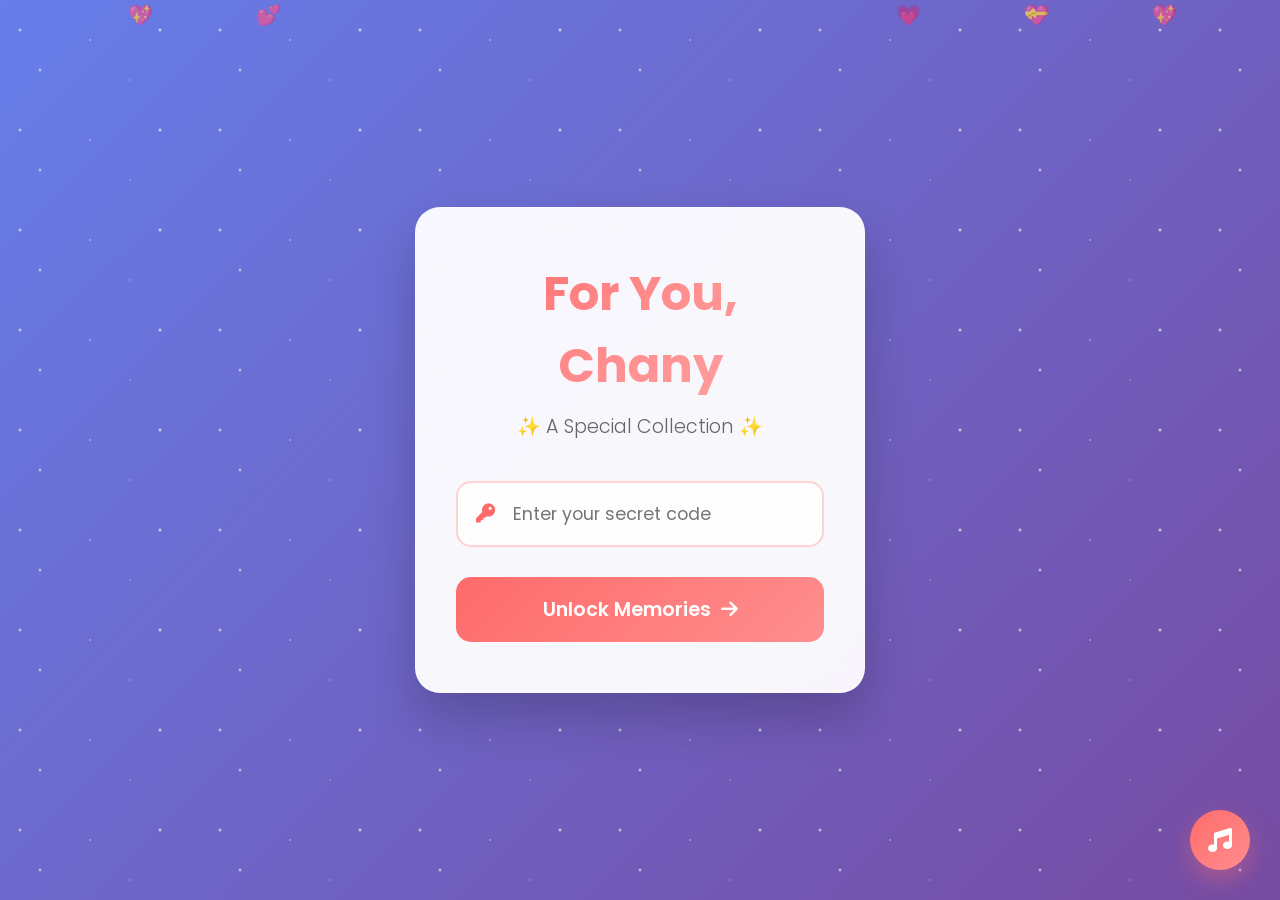
<file: index.html>
<!DOCTYPE html>
<html lang="en">

<head>
    <meta charset="UTF-8">
    <meta name="viewport" content="width=device-width, initial-scale=1.0">
    <title>For You, Chany</title>
    <link rel="stylesheet" href="style.css">
    <link href="https://fonts.googleapis.com/css2?family=Poppins:wght@300;400;600;700&family=Dancing+Script:wght@400;600;700&display=swap" rel="stylesheet">
    <link rel="stylesheet" href="https://cdnjs.cloudflare.com/ajax/libs/font-awesome/6.4.0/css/all.min.css" crossorigin="anonymous">
    <link href="https://unpkg.com/aos@2.3.1/dist/aos.css" rel="stylesheet">
</head>

<body>
    <div class="stars"></div>
    <div class="floating-hearts">
        <div class="heart">💖</div>
        <div class="heart">💕</div>
        <div class="heart">💗</div>
        <div class="heart">💝</div>
        <div class="heart">💖</div>
    </div>

    <div id="login-section" class="login-container">
        <div class="login-card">
            <div class="login-header">
                <h1 class="title">For You, Chany</h1>
                <div class="subtitle">✨ A Special Collection ✨</div>
            </div>
            <div class="login-form">
                <div class="input-group">
                    <i class="fas fa-key"></i>
                    <input type="password" id="codeInput" placeholder="Enter your secret code">
                </div>
                <button onclick="checkCode()" class="submit-btn">
                    <span>Unlock Memories</span>
                    <i class="fas fa-arrow-right"></i>
                </button>
            </div>
        </div>
    </div>

    <div id="page-selection" class="content-hidden">
        <div class="page-selection-container">
            <div class="selection-header">
                <h2>Choose Your Journey 💕</h2>
                <p>Select which memories you'd like to explore</p>
            </div>

            <div class="page-options">
                <div class="page-option" onclick="showGallery('chany')" data-aos="fade-up" data-aos-delay="100">
                    <div class="option-card">
                        <div class="option-icon">
                            <i class="fas fa-user-circle"></i>
                        </div>
                        <h3>Chany</h3>
                        <p>Beautiful moments of you</p>
                        <div class="option-overlay">
                            <i class="fas fa-arrow-right"></i>
                        </div>
                    </div>
                </div>

                <div class="page-option" onclick="showGallery('together')" data-aos="fade-up" data-aos-delay="200">
                    <div class="option-card">
                        <div class="option-icon">
                            <i class="fas fa-heart"></i>
                        </div>
                        <h3>Chany & Josh</h3>
                        <p>Our journey together</p>
                        <div class="option-overlay">
                            <i class="fas fa-arrow-right"></i>
                        </div>
                    </div>
                </div>

                <div class="page-option" onclick="showPoem()" data-aos="fade-up" data-aos-delay="300">
                    <div class="option-card">
                        <div class="option-icon">
                            <i class="fas fa-feather-alt"></i>
                        </div>
                        <h3>A Poem for You</h3>
                        <p>Words from the heart</p>
                        <div class="option-overlay">
                            <i class="fas fa-arrow-right"></i>
                        </div>
                    </div>
                </div>
            </div>
        </div>
    </div>

    <div id="content-section" class="content-hidden">
        <div class="navigation-header">
            <button onclick="goBackToSelection()" class="back-btn">
                <i class="fas fa-arrow-left"></i>
                <span>Back to Selection</span>
            </button>
        </div>

        <div class="welcome-message">
            <h2 id="gallery-title">Welcome to Our Memories 💕</h2>
            <p id="gallery-subtitle">Each photo tells our beautiful story</p>
        </div>

        <div class="gallery" id="chany-gallery">
            <div class="photo-card" data-aos="fade-up" data-aos-delay="100">
                <div class="card-inner">
                    <div class="image-container">
                        <img src="images/photo1.jpg" alt="Photo 1">
                        <div class="overlay">
                            <i class="fas fa-heart"></i>
                        </div>
                    </div>
                    <div class="card-content">
                        <p>Ndakunda ingene utwenza. Actually jokes zaw ziratwenz.</p>
                    </div>
                </div>
            </div>

            <div class="photo-card" data-aos="fade-up" data-aos-delay="200">
                <div class="card-inner">
                    <div class="image-container">
                        <img src="images/photo2.jpg" alt="Photo 2">
                        <div class="overlay">
                            <i class="fas fa-heart"></i>
                        </div>
                    </div>
                    <div class="card-content">
                        <p>Kand usang waguma umubwir ngo agufotor urik uragir sourire forcé</p>
                    </div>
                </div>
            </div>

            <div class="photo-card" data-aos="fade-up" data-aos-delay="300">
                <div class="card-inner">
                    <div class="image-container">
                        <img src="images/photo3.jpg" alt="Photo 3">
                        <div class="overlay">
                            <i class="fas fa-heart"></i>
                        </div>
                    </div>
                    <div class="card-content">
                        <p>Iyo regard rer, hahhh.</p>
                    </div>
                </div>
            </div>

            <div class="photo-card" data-aos="fade-up" data-aos-delay="400">
                <div class="card-inner">
                    <div class="image-container">
                        <img src="images/photo4.jpg" alt="Photo 4">
                        <div class="overlay">
                            <i class="fas fa-heart"></i>
                        </div>
                    </div>
                    <div class="card-content">
                        <p>Iyi photo irakaze hahhh.</p>
                    </div>
                </div>
            </div>

            <div class="photo-card" data-aos="fade-up" data-aos-delay="500">
                <div class="card-inner">
                    <div class="image-container">
                        <img src="images/photo5.jpg" alt="Photo 5">
                        <div class="overlay">
                            <i class="fas fa-heart"></i>
                        </div>
                    </div>
                    <div class="card-content">
                        <p>Laughing always.</p>
                    </div>
                </div>
            </div>

            <div class="photo-card" data-aos="fade-up" data-aos-delay="600">
                <div class="card-inner">
                    <div class="image-container">
                        <img src="images/photo6.jpg" alt="Photo 6">
                        <div class="overlay">
                            <i class="fas fa-heart"></i>
                        </div>
                    </div>
                    <div class="card-content">
                        <p>Sinatahuy iy poster hahhhhh, ugum uberw nah ugir ivy wishakiy</p>
                    </div>
                </div>
            </div>

            <div class="photo-card" data-aos="fade-up" data-aos-delay="700">
                <div class="card-inner">
                    <div class="image-container">
                        <img src="images/photo7.jpg" alt="Photo 7">
                        <div class="overlay">
                            <i class="fas fa-heart"></i>
                        </div>
                    </div>
                    <div class="card-content">
                        <p>Aha warik uraba ik?</p>
                    </div>
                </div>
            </div>

            <div class="photo-card" data-aos="fade-up" data-aos-delay="800">
                <div class="card-inner">
                    <div class="image-container">
                        <img src="images/photo8.jpg" alt="Photo 8">
                        <div class="overlay">
                            <i class="fas fa-heart"></i>
                        </div>
                    </div>
                    <div class="card-content">
                        <p>Izo photo nzozibika</p>
                    </div>
                </div>
            </div>

            <div class="photo-card" data-aos="fade-up" data-aos-delay="900">
                <div class="card-inner">
                    <div class="image-container">
                        <img src="images/photo9.jpg" alt="Photo 9">
                        <div class="overlay">
                            <i class="fas fa-heart"></i>
                        </div>
                    </div>
                    <div class="card-content">
                        <p>Aha war kur regime.</p>
                    </div>
                </div>
            </div>

            <div class="photo-card" data-aos="fade-up" data-aos-delay="1000">
                <div class="card-inner">
                    <div class="image-container">
                        <img src="images/photo10.jpg" alt="Photo 10">
                        <div class="overlay">
                            <i class="fas fa-heart"></i>
                        </div>
                    </div>
                    <div class="card-content">
                        <p>Be unstoppable.</p>
                    </div>
                </div>
            </div>
        </div>

        <div class="gallery content-hidden" id="together-gallery">
            <!-- Photo 1 -->
            <div class="photo-card" data-aos="fade-up" data-aos-delay="100">
                <div class="card-inner">
                    <div class="image-container">
                        <img src="images/chany_and_josh/1.jpg" alt="Chany and Josh Photo 1">
                        <div class="overlay">
                            <i class="fas fa-heart"></i>
                        </div>
                    </div>
                    <div class="card-content">
                        <p>For me this is one of our best selfies</p>
                    </div>
                </div>
            </div>

            <!-- Photo 2 -->
            <div class="photo-card" data-aos="fade-up" data-aos-delay="200">
                <div class="card-inner">
                    <div class="image-container">
                        <img src="images/chany_and_josh/2.jpg" alt="Chany and Josh Photo 2">
                        <div class="overlay">
                            <i class="fas fa-heart"></i>
                        </div>
                    </div>
                    <div class="card-content">
                        <p>Umwaka turi kumw nawe kl. I feel in love again with you</p>
                    </div>
                </div>
            </div>

            <!-- Photo 3 -->
            <div class="photo-card" data-aos="fade-up" data-aos-delay="300">
                <div class="card-inner">
                    <div class="image-container">
                        <img src="images/chany_and_josh/3.jpg" alt="Chany and Josh Photo 3">
                        <div class="overlay">
                            <i class="fas fa-heart"></i>
                        </div>
                    </div>
                    <div class="card-content">
                        <p>Dusangira akabisi n agahiye </p>
                    </div>
                </div>
            </div>

            <!-- Photo 4 -->
            <div class="photo-card" data-aos="fade-up" data-aos-delay="400">
                <div class="card-inner">
                    <div class="image-container">
                        <img src="images/chany_and_josh/4.jpg" alt="Chany and Josh Photo 4">
                        <div class="overlay">
                            <i class="fas fa-heart"></i>
                        </div>
                    </div>
                    <div class="card-content">
                        <p>I really like when you play you girly side. Biragutoka ukuntu walaih hahhh</p>
                    </div>
                </div>
            </div>

            <!-- Photo 5 -->
            <div class="photo-card" data-aos="fade-up" data-aos-delay="500">
                <div class="card-inner">
                    <div class="image-container">
                        <img src="images/chany_and_josh/5.jpg" alt="Chany and Josh Photo 5">
                        <div class="overlay">
                            <i class="fas fa-heart"></i>
                        </div>
                    </div>
                    <div class="card-content">
                        <p>Ndakunda</p>
                    </div>
                </div>
            </div>

            <!-- Photo 6 -->
            <div class="photo-card" data-aos="fade-up" data-aos-delay="600">
                <div class="card-inner">
                    <div class="image-container">
                        <img src="images/chany_and_josh/6.jpg" alt="Chany and Josh Photo 6">
                        <div class="overlay">
                            <i class="fas fa-heart"></i>
                        </div>
                    </div>
                    <div class="card-content">
                        <p> This photo have art inside of it . The way we look so in love</p>
                    </div>
                </div>
            </div>

            <!-- Photo 7 -->
            <div class="photo-card" data-aos="fade-up" data-aos-delay="700">
                <div class="card-inner">
                    <div class="image-container">
                        <img src="images/chany_and_josh/7.jpg" alt="Chany and Josh Photo 7">
                        <div class="overlay">
                            <i class="fas fa-heart"></i>
                        </div>
                    </div>
                    <div class="card-content">
                        <p> Why izi posters twarazihevy??? Urabona ingene zatoka</p>
                    </div>
                </div>
            </div>

            <!-- Photo 8 -->
            <div class="photo-card" data-aos="fade-up" data-aos-delay="800">
                <div class="card-inner">
                    <div class="image-container">
                        <img src="images/chany_and_josh/8.jpg" alt="Chany and Josh Photo 8">
                        <div class="overlay">
                            <i class="fas fa-heart"></i>
                        </div>
                    </div>
                    <div class="card-content">
                        <p>Love is not just smilling every time, nogufata agafoto nkako utwenger mu mutima ni expression
                            ikaze</p>
                    </div>
                </div>
            </div>

            <!-- Photo 9 -->
            <div class="photo-card" data-aos="fade-up" data-aos-delay="900">
                <div class="card-inner">
                    <div class="image-container">
                        <img src="images/chany_and_josh/9.jpg" alt="Chany and Josh Photo 9">
                        <div class="overlay">
                            <i class="fas fa-heart"></i>
                        </div>
                    </div>
                    <div class="card-content">
                        <p>Twari Dukwije amezi icenda</p>
                    </div>
                </div>
            </div>

            <!-- Photo 10 -->
            <div class="photo-card" data-aos="fade-up" data-aos-delay="1000">
                <div class="card-inner">
                    <div class="image-container">
                        <img src="images/chany_and_josh/10.jpg" alt="Chany and Josh Photo 10">
                        <div class="overlay">
                            <i class="fas fa-heart"></i>
                        </div>
                    </div>
                    <div class="card-content">
                        <p>I like eyour stylish side</p>
                    </div>
                </div>
            </div>

            <!-- Photo 11 -->
            <div class="photo-card" data-aos="fade-up" data-aos-delay="1100">
                <div class="card-inner">
                    <div class="image-container">
                        <img src="images/chany_and_josh/11.jpg" alt="Chany and Josh Photo 11">
                        <div class="overlay">
                            <i class="fas fa-heart"></i>
                        </div>
                    </div>
                    <div class="card-content">
                        <p>Munyuma ni kuraba ingene twongereza intoke , imigisha iguma itubana myinsh. Cause Babe You
                            are a blessing</p>
                    </div>
                </div>
            </div>
        </div>
    </div>

    <!-- Poem Section -->
    <div id="poem-section" class="content-hidden">
        <div class="navigation-header">
            <button onclick="goBackToSelection()" class="back-btn">
                <i class="fas fa-arrow-left"></i>
                <span>Back to Selection</span>
            </button>
        </div>

        <div class="poem-container">
            <div class="poem-header" data-aos="fade-down">
                <h2>For My Beautiful Chany 💕</h2>
                <div class="poem-subtitle">A poem written from the heart</div>
            </div>

            <div class="poem-content" data-aos="fade-up" data-aos-delay="300">
                <div class="poem-stanza">
                    <p>Mukunzi wanje, ndagukunda cane.</p>
                    <p>Kuva duhuy har Josh wa kare har na Josh wubu.</p>
                    <p>Misi yose ndi kur etage(Akiwacu), ndakubony uje, har jambo ryama riza mu mutw, "ndahiriwe kl".</p>
                </div>

                <div class="poem-stanza">
                    <p>Uri mwiza cane, nama ndakuvuga hose abantu bakibaza yuko ndi mwi icupa, ndemeye nd imwicupa,</p>
                    <p>icupa ry Urukunda, icupa rinyerek ibint aband bahungu batabony.</p>
                    <p>Uri rare, kand uwukweger wese, abona agaciro ufis.</p>
                </div>

                <div class="poem-stanza">
                    <p>Utuma nimenya, nkuva noguha vyose, ntisigarije.</p>
                </div>

                <div class="poem-stanza">
                    <p>Uru rukundo, rimwe na rimw ruranter ubwoba kbr numv ububasha rufis,</p>
                    <p>nkuv ndarubuz har igic ciwanj woba utwaye, niy mpavu,</p>
                    <p>ndarubungabunga, nkarusenger eka nkanagwitaho.</p>
                </div>

                <div class="poem-stanza">
                    <p>Namy nibaza naho nar gusenger umugore sinz ko nar gusenga neza kugira ngwe kur wew.</p>
                </div>

                <div class="poem-stanza">
                    <p>Mukunzi wanje, uri uwigiciro kinini, kand ubimenye.</p>
                    <p>Abant wama wibaza ko bakuvuga nabi, bensh mur abo bipfuz ubuzima bwaw,</p>
                    <p>kumer nka we, kuko warahezagiwe.</p>
                </div>

                <div class="poem-stanza">
                    <p>Ndiko ndandika mwijora mbona n umusi wose nowmara ndiko ndakwandikako.</p>
                    <p>Ndakunda umubiri wawe, ndakunda umushaha waw.</p>
                </div>

                <div class="poem-stanza">
                    <p>Iyaremeye vyose, nikuzigame kuko ufis intahe nini mur wew,</p>
                    <p>kand ivyo ndavyizera ndabihamvya no kukurusha kuko,</p>
                    <p>ur rukundo yashiz mu mutima wanj, runyerek na Chany wo mur kazoza.</p>
                </div>

                <div class="poem-stanza">
                    <p>hakaba har izind si n aband bantu nka tw,</p>
                    <p>aba Josh bos bo mur univers bokwama bagutoy wew.</p>
                    <p>Nyenyeri imurika gusumba izindi kayangana.</p>
                </div>

                <div class="poem-stanza">
                    <p><strong>NDAGUKUNDA CANE MUKUNZI WANJE. NDAGUKUNDA.</strong></p>
                </div>

                <div class="poem-signature" data-aos="fade-up" data-aos-delay="600">
                    <p>With all my love,</p>
                    <p class="signature">Josh 💖</p>
                </div>
            </div>
        </div>
    </div>

    <!-- Background Music -->
    <audio id="backgroundMusic" loop>
        <source src="music/background.mp3" type="audio/mpeg">
        <source src="music/background.ogg" type="audio/ogg">
        Your browser does not support the audio element.
    </audio>

    <!-- Music Control Button -->
    <div class="music-control">
        <button id="musicToggle" onclick="toggleMusic()">
            <i class="fas fa-music"></i>
        </button>
    </div>

    <link href="https://unpkg.com/aos@2.3.1/dist/aos.css" rel="stylesheet">
    <script src="https://unpkg.com/aos@2.3.1/dist/aos.js"></script>
    <script src="script.js"></script>
</body>

</html>
</file>
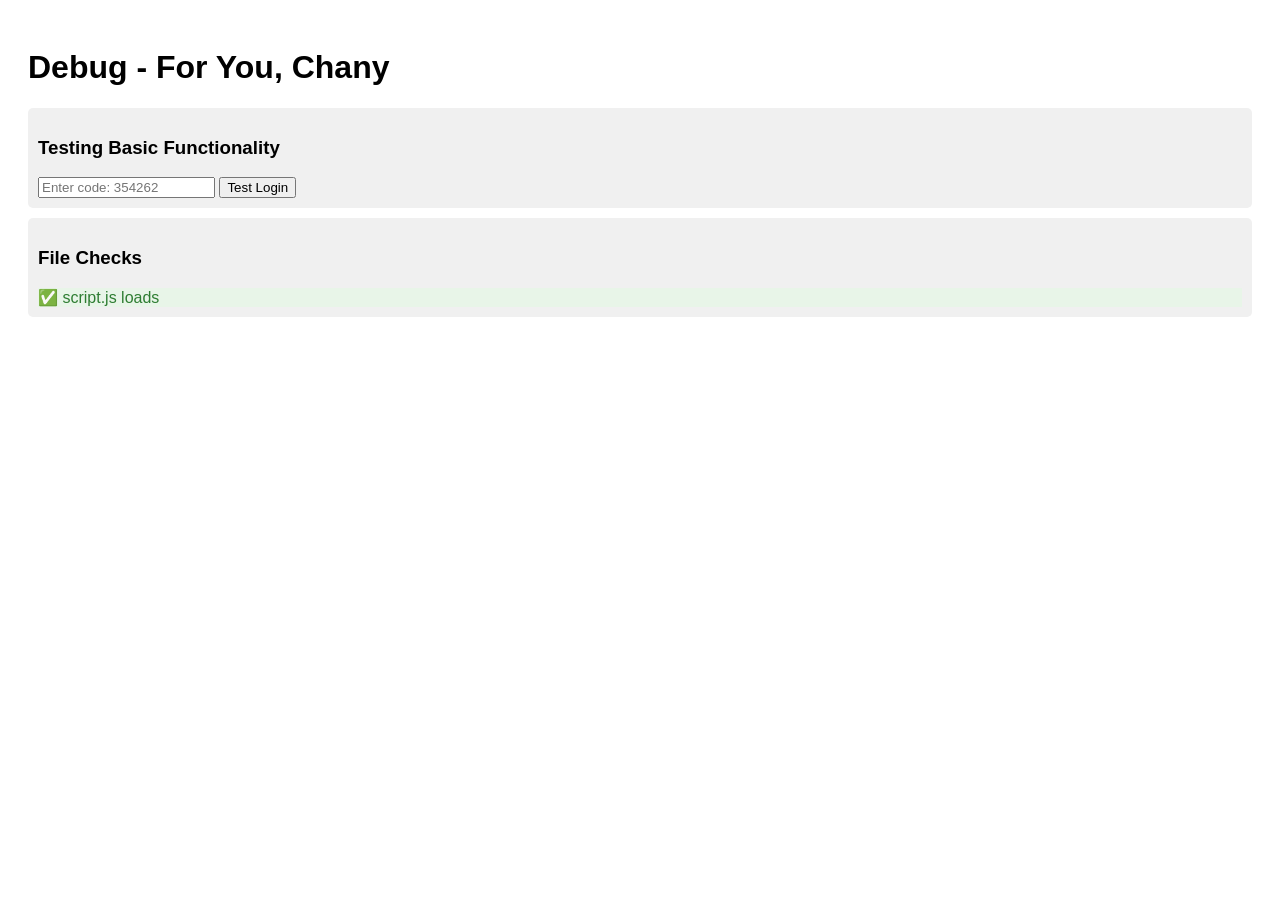
<file: debug.html>
<!DOCTYPE html>
<html lang="en">
<head>
    <meta charset="UTF-8">
    <meta name="viewport" content="width=device-width, initial-scale=1.0">
    <title>Debug - For You, Chany</title>
    <style>
        body { font-family: Arial, sans-serif; padding: 20px; }
        .debug { background: #f0f0f0; padding: 10px; margin: 10px 0; border-radius: 5px; }
        .error { background: #ffebee; color: #c62828; }
        .success { background: #e8f5e8; color: #2e7d32; }
    </style>
</head>
<body>
    <h1>Debug - For You, Chany</h1>
    
    <div class="debug">
        <h3>Testing Basic Functionality</h3>
        <input type="password" id="codeInput" placeholder="Enter code: 354262">
        <button onclick="testLogin()">Test Login</button>
        <div id="result"></div>
    </div>

    <div class="debug">
        <h3>File Checks</h3>
        <div id="fileChecks"></div>
    </div>

    <script>
        console.log('Debug page loaded');
        
        function testLogin() {
            const code = document.getElementById('codeInput').value;
            const result = document.getElementById('result');
            
            if (code === '354262') {
                result.innerHTML = '<div class="success">✅ Login works!</div>';
            } else {
                result.innerHTML = '<div class="error">❌ Wrong code</div>';
            }
        }

        // Test file loading
        function checkFiles() {
            const checks = document.getElementById('fileChecks');
            let html = '';
            
            // Test if we can load script.js
            fetch('script.js')
                .then(response => {
                    if (response.ok) {
                        html += '<div class="success">✅ script.js loads</div>';
                    } else {
                        html += '<div class="error">❌ script.js failed to load</div>';
                    }
                    checks.innerHTML = html;
                })
                .catch(e => {
                    html += '<div class="error">❌ script.js error: ' + e.message + '</div>';
                    checks.innerHTML = html;
                });
        }

        checkFiles();
    </script>
</body>
</html>
</file>
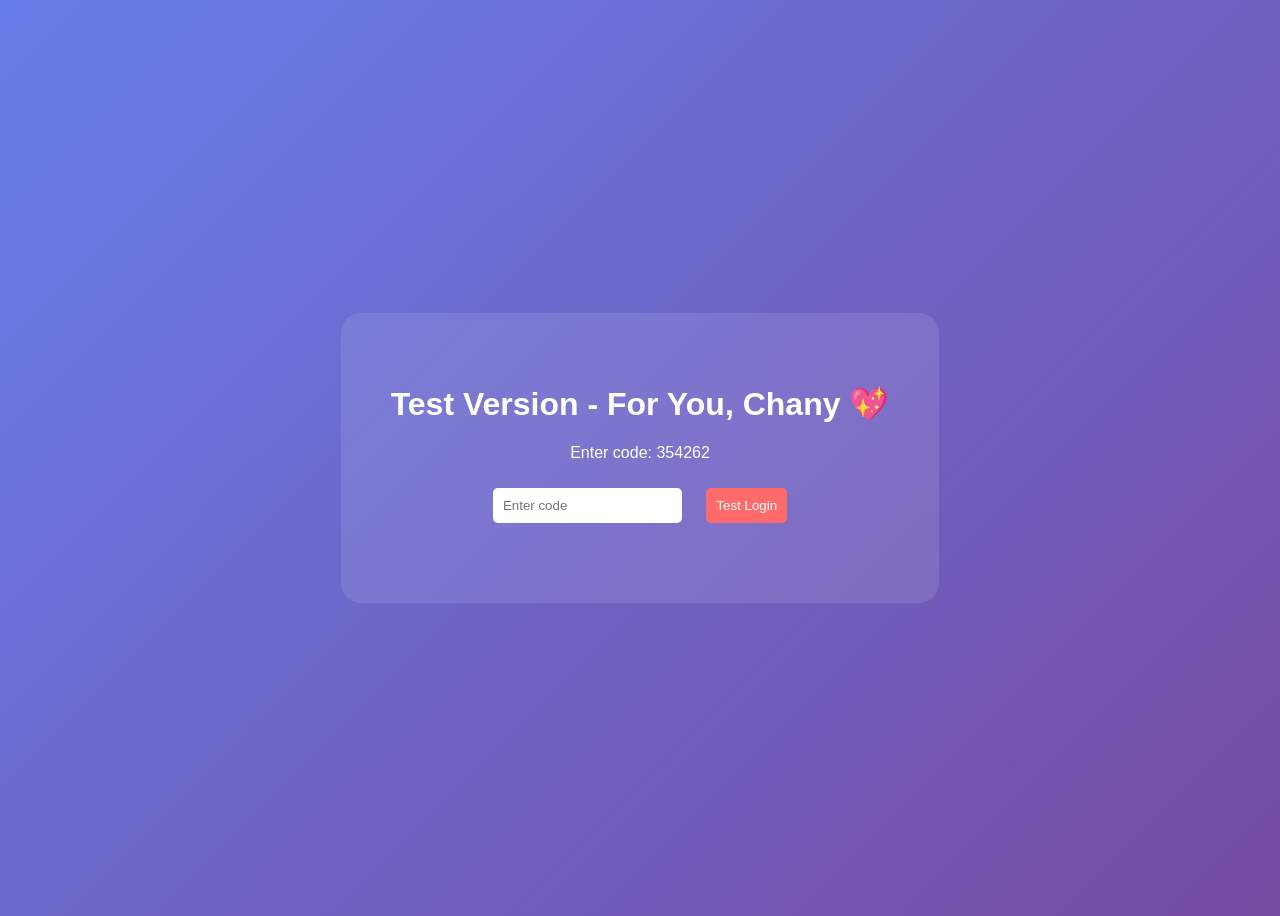
<file: test.html>
<!DOCTYPE html>
<html lang="en">
<head>
    <meta charset="UTF-8">
    <meta name="viewport" content="width=device-width, initial-scale=1.0">
    <title>Test - For You, Chany</title>
    <style>
        body {
            font-family: Arial, sans-serif;
            background: linear-gradient(135deg, #667eea 0%, #764ba2 100%);
            min-height: 100vh;
            display: flex;
            justify-content: center;
            align-items: center;
            color: white;
        }
        .test-container {
            text-align: center;
            background: rgba(255, 255, 255, 0.1);
            padding: 50px;
            border-radius: 20px;
        }
        input, button {
            padding: 10px;
            margin: 10px;
            border: none;
            border-radius: 5px;
        }
        button {
            background: #ff6b6b;
            color: white;
            cursor: pointer;
        }
    </style>
</head>
<body>
    <div class="test-container">
        <h1>Test Version - For You, Chany 💖</h1>
        <p>Enter code: 354262</p>
        <input type="password" id="codeInput" placeholder="Enter code">
        <button onclick="testLogin()">Test Login</button>
        <div id="result" style="margin-top: 20px;"></div>
    </div>

    <script>
        function testLogin() {
            const code = document.getElementById('codeInput').value;
            const result = document.getElementById('result');
            
            if (code === '354262') {
                result.innerHTML = '<h2>✅ SUCCESS!</h2><p>Your main website should work fine.</p><p>The issue might be with external resources loading.</p>';
                result.style.color = '#4CAF50';
            } else {
                result.innerHTML = '<h2>❌ Wrong Code</h2><p>Try: 354262</p>';
                result.style.color = '#ff6b6b';
            }
        }
        
        // Test if basic JavaScript works
        console.log('Test page loaded successfully!');
        document.addEventListener('DOMContentLoaded', function() {
            console.log('DOM loaded - JavaScript is working!');
        });
    </script>
</body>
</html>
</file>
<file: style.css>
* {
    margin: 0;
    padding: 0;
    box-sizing: border-box;
}

body {
    font-family: 'Poppins', sans-serif;
    background: linear-gradient(135deg, #667eea 0%, #764ba2 100%);
    min-height: 100vh;
    overflow-x: hidden;
    position: relative;
}

/* Animated Background Stars */
.stars {
    position: fixed;
    top: 0;
    left: 0;
    width: 100%;
    height: 100%;
    pointer-events: none;
    background-image: 
        radial-gradient(2px 2px at 20px 30px, #eee, transparent),
        radial-gradient(2px 2px at 40px 70px, rgba(255,255,255,0.8), transparent),
        radial-gradient(1px 1px at 90px 40px, #fff, transparent),
        radial-gradient(1px 1px at 130px 80px, rgba(255,255,255,0.6), transparent),
        radial-gradient(2px 2px at 160px 30px, #fff, transparent);
    background-repeat: repeat;
    background-size: 200px 100px;
    animation: sparkle 20s linear infinite;
}

@keyframes sparkle {
    from { transform: translateY(0px); }
    to { transform: translateY(-100px); }
}

/* Floating Hearts */
.floating-hearts {
    position: fixed;
    top: 0;
    left: 0;
    width: 100%;
    height: 100%;
    pointer-events: none;
    z-index: 1;
}

.heart {
    position: absolute;
    font-size: 20px;
    animation: float 6s ease-in-out infinite;
    opacity: 0.7;
}

.heart:nth-child(1) { left: 10%; animation-delay: 0s; }
.heart:nth-child(2) { left: 20%; animation-delay: 1s; }
.heart:nth-child(3) { left: 70%; animation-delay: 2s; }
.heart:nth-child(4) { left: 80%; animation-delay: 3s; }
.heart:nth-child(5) { left: 90%; animation-delay: 4s; }

@keyframes float {
    0%, 100% { transform: translateY(100vh) rotate(0deg); opacity: 0; }
    10%, 90% { opacity: 0.7; }
    50% { transform: translateY(-10vh) rotate(180deg); opacity: 1; }
}

/* Login Section */
.login-container {
    display: flex;
    justify-content: center;
    align-items: center;
    min-height: 100vh;
    padding: 20px;
    position: relative;
    z-index: 10;
}

.login-card {
    background: rgba(255, 255, 255, 0.95);
    backdrop-filter: blur(20px);
    border-radius: 25px;
    padding: 50px 40px;
    box-shadow: 0 25px 50px rgba(0, 0, 0, 0.2);
    text-align: center;
    max-width: 450px;
    width: 100%;
    border: 1px solid rgba(255, 255, 255, 0.3);
    animation: slideUp 1s ease-out;
}

@keyframes slideUp {
    from { transform: translateY(50px); opacity: 0; }
    to { transform: translateY(0); opacity: 1; }
}

.login-header .title {
    font-size: 3rem;
    font-weight: 700;
    background: linear-gradient(135deg, #ff6b6b, #ff8e8e, #ffa8a8);
    -webkit-background-clip: text;
    -webkit-text-fill-color: transparent;
    background-clip: text;
    margin-bottom: 10px;
    animation: glow 2s ease-in-out infinite alternate;
}

@keyframes glow {
    from { filter: drop-shadow(0 0 5px rgba(255, 107, 107, 0.5)); }
    to { filter: drop-shadow(0 0 20px rgba(255, 107, 107, 0.8)); }
}

.subtitle {
    font-size: 1.2rem;
    color: #666;
    margin-bottom: 40px;
    font-weight: 300;
}

.input-group {
    position: relative;
    margin-bottom: 30px;
}

.input-group i {
    position: absolute;
    left: 20px;
    top: 50%;
    transform: translateY(-50%);
    color: #ff6b6b;
    font-size: 1.2rem;
}

#codeInput {
    width: 100%;
    padding: 18px 20px 18px 55px;
    font-size: 1.1rem;
    border: 2px solid rgba(255, 107, 107, 0.3);
    border-radius: 15px;
    background: rgba(255, 255, 255, 0.9);
    transition: all 0.3s ease;
    font-family: 'Poppins', sans-serif;
}

#codeInput:focus {
    outline: none;
    border-color: #ff6b6b;
    box-shadow: 0 0 20px rgba(255, 107, 107, 0.3);
    transform: translateY(-2px);
}

.submit-btn {
    width: 100%;
    padding: 18px;
    font-size: 1.2rem;
    font-weight: 600;
    background: linear-gradient(135deg, #ff6b6b, #ff8e8e);
    color: white;
    border: none;
    border-radius: 15px;
    cursor: pointer;
    transition: all 0.3s ease;
    display: flex;
    align-items: center;
    justify-content: center;
    gap: 10px;
    font-family: 'Poppins', sans-serif;
}

.submit-btn:hover {
    transform: translateY(-3px);
    box-shadow: 0 15px 30px rgba(255, 107, 107, 0.4);
    background: linear-gradient(135deg, #ff5252, #ff6b6b);
}

.submit-btn:active {
    transform: translateY(-1px);
}

/* Content Section */
.content-hidden {
    display: none;
}

.content-visible {
    display: block;
    animation: fadeIn 1s ease-out;
}

@keyframes fadeIn {
    from { opacity: 0; transform: translateY(30px); }
    to { opacity: 1; transform: translateY(0); }
}

.welcome-message {
    text-align: center;
    padding: 50px 20px;
    color: white;
}

.welcome-message h2 {
    font-size: 3rem;
    font-weight: 700;
    margin-bottom: 15px;
    text-shadow: 0 5px 15px rgba(0, 0, 0, 0.3);
}

.welcome-message p {
    font-size: 1.3rem;
    opacity: 0.9;
    font-weight: 300;
}

/* Gallery */
.gallery {
    display: grid;
    grid-template-columns: repeat(auto-fit, minmax(350px, 1fr));
    gap: 30px;
    padding: 50px 20px;
    max-width: 1400px;
    margin: 0 auto;
}

.photo-card {
    background: rgba(255, 255, 255, 0.95);
    border-radius: 20px;
    overflow: hidden;
    box-shadow: 0 20px 40px rgba(0, 0, 0, 0.1);
    transition: all 0.4s ease;
    backdrop-filter: blur(10px);
    border: 1px solid rgba(255, 255, 255, 0.3);
}

.photo-card:hover {
    transform: translateY(-10px) scale(1.02);
    box-shadow: 0 30px 60px rgba(0, 0, 0, 0.2);
}

.card-inner {
    position: relative;
}

.image-container {
    position: relative;
    overflow: hidden;
    height: 300px;
}

.image-container img {
    width: 100%;
    height: 100%;
    object-fit: cover;
    transition: transform 0.4s ease;
}

.photo-card:hover .image-container img {
    transform: scale(1);
}

.overlay {
    position: absolute;
    top: 0;
    left: 0;
    right: 0;
    bottom: 0;
    background: linear-gradient(135deg, rgba(255, 107, 107, 0.8), rgba(255, 142, 142, 0.8));
    display: flex;
    align-items: center;
    justify-content: center;
    opacity: 0;
    transition: opacity 0.3s ease;
}

.photo-card:hover .overlay {
    opacity: 1;
}

.overlay i {
    font-size: 3rem;
    color: white;
    animation: heartbeat 1.5s ease-in-out infinite;
}

@keyframes heartbeat {
    0%, 100% { transform: scale(1); }
    50% { transform: scale(1.2); }
}

.card-content {
    padding: 25px;
}

.card-content p {
    font-size: 1.1rem;
    line-height: 1.6;
    color: #555;
    font-weight: 400;
    text-align: center;
}

/* Responsive Design */
@media (max-width: 768px) {
    .login-card {
        padding: 40px 30px;
        margin: 20px;
    }
    
    .login-header .title {
        font-size: 2.5rem;
    }
    
    .welcome-message h2 {
        font-size: 2.5rem;
    }
    
    .gallery {
        grid-template-columns: 1fr;
        gap: 20px;
        padding: 30px 15px;
    }
    
    .photo-card {
        margin: 0 10px;
    }
}

@media (max-width: 480px) {
    .login-header .title {
        font-size: 2rem;
    }
    
    .welcome-message h2 {
        font-size: 2rem;
    }
    
    .subtitle {
        font-size: 1rem;
    }
}
    /* Page Se
lection Styles */
.page-selection-container {
    display: flex;
    flex-direction: column;
    justify-content: center;
    align-items: center;
    min-height: 100vh;
    padding: 50px 20px;
    position: relative;
    z-index: 10;
}

.selection-header {
    text-align: center;
    margin-bottom: 60px;
    color: white;
}

.selection-header h2 {
    font-size: 3.5rem;
    font-weight: 700;
    margin-bottom: 15px;
    text-shadow: 0 5px 15px rgba(0, 0, 0, 0.3);
    background: linear-gradient(135deg, #ff6b6b, #ff8e8e, #ffa8a8);
    -webkit-background-clip: text;
    -webkit-text-fill-color: transparent;
    background-clip: text;
}

.selection-header p {
    font-size: 1.4rem;
    opacity: 0.9;
    font-weight: 300;
}

.page-options {
    display: flex;
    gap: 40px;
    flex-wrap: wrap;
    justify-content: center;
    max-width: 800px;
}

.page-option {
    cursor: pointer;
    transition: transform 0.3s ease;
}

.page-option:hover {
    transform: translateY(-10px);
}

.option-card {
    background: rgba(255, 255, 255, 0.95);
    backdrop-filter: blur(20px);
    border-radius: 25px;
    padding: 50px 40px;
    text-align: center;
    width: 300px;
    height: 350px;
    display: flex;
    flex-direction: column;
    justify-content: center;
    align-items: center;
    box-shadow: 0 25px 50px rgba(0, 0, 0, 0.2);
    border: 1px solid rgba(255, 255, 255, 0.3);
    position: relative;
    overflow: hidden;
    transition: all 0.4s ease;
}

.option-card:hover {
    box-shadow: 0 35px 70px rgba(0, 0, 0, 0.3);
    transform: scale(1.05);
}

.option-icon {
    font-size: 4rem;
    color: #ff6b6b;
    margin-bottom: 25px;
    transition: all 0.3s ease;
}

.option-card:hover .option-icon {
    transform: scale(1.2);
    color: #ff5252;
}

.option-card h3 {
    font-size: 2rem;
    font-weight: 600;
    color: #333;
    margin-bottom: 15px;
}

.option-card p {
    font-size: 1.1rem;
    color: #666;
    font-weight: 300;
    line-height: 1.5;
}

.option-overlay {
    position: absolute;
    top: 0;
    left: 0;
    right: 0;
    bottom: 0;
    background: linear-gradient(135deg, rgba(255, 107, 107, 0.9), rgba(255, 142, 142, 0.9));
    display: flex;
    align-items: center;
    justify-content: center;
    opacity: 0;
    transition: opacity 0.3s ease;
}

.option-card:hover .option-overlay {
    opacity: 1;
}

.option-overlay i {
    font-size: 3rem;
    color: white;
    animation: bounce 1s ease-in-out infinite;
}

@keyframes bounce {
    0%, 100% { transform: translateX(0); }
    50% { transform: translateX(10px); }
}

/* Navigation Header */
.navigation-header {
    position: fixed;
    top: 30px;
    left: 30px;
    z-index: 1000;
}

.back-btn {
    background: rgba(255, 255, 255, 0.95);
    backdrop-filter: blur(20px);
    border: none;
    border-radius: 50px;
    padding: 15px 25px;
    font-size: 1rem;
    font-weight: 500;
    color: #333;
    cursor: pointer;
    display: flex;
    align-items: center;
    gap: 10px;
    box-shadow: 0 10px 25px rgba(0, 0, 0, 0.1);
    transition: all 0.3s ease;
    font-family: 'Poppins', sans-serif;
}

.back-btn:hover {
    transform: translateY(-2px);
    box-shadow: 0 15px 35px rgba(0, 0, 0, 0.2);
    background: rgba(255, 255, 255, 1);
}

.back-btn i {
    font-size: 1.1rem;
}

/* Gallery Specific Styles */
.gallery.content-hidden {
    display: none;
}

.gallery.content-visible {
    display: grid;
    animation: fadeIn 1s ease-out;
}

/* Responsive Design for Page Selection */
@media (max-width: 768px) {
    .selection-header h2 {
        font-size: 2.5rem;
    }
    
    .selection-header p {
        font-size: 1.2rem;
    }
    
    .page-options {
        gap: 30px;
        flex-direction: column;
        align-items: center;
    }
    
    .option-card {
        width: 280px;
        height: 320px;
        padding: 40px 30px;
    }
    
    .option-icon {
        font-size: 3.5rem;
    }
    
    .option-card h3 {
        font-size: 1.8rem;
    }
    
    .navigation-header {
        top: 20px;
        left: 20px;
    }
    
    .back-btn {
        padding: 12px 20px;
        font-size: 0.9rem;
    }
}

@media (max-width: 480px) {
    .selection-header h2 {
        font-size: 2rem;
    }
    
    .option-card {
        width: 250px;
        height: 300px;
    }
    
    .option-icon {
        font-size: 3rem;
    }
    
    .option-card h3 {
        font-size: 1.6rem;
    }
}
* Poem Section Styles */
.poem-container {
    display: flex;
    flex-direction: column;
    justify-content: center;
    align-items: center;
    min-height: 100vh;
    padding: 80px 20px 50px;
    max-width: 800px;
    margin: 0 auto;
}

.poem-header {
    text-align: center;
    margin-bottom: 60px;
    color: white;
}

.poem-header h2 {
    font-size: 3.5rem;
    font-weight: 700;
    margin-bottom: 15px;
    text-shadow: 0 5px 15px rgba(0, 0, 0, 0.3);
    background: linear-gradient(135deg, #ff6b6b, #ff8e8e, #ffa8a8);
    -webkit-background-clip: text;
    -webkit-text-fill-color: transparent;
    background-clip: text;
}

.poem-subtitle {
    font-size: 1.3rem;
    opacity: 0.9;
    font-weight: 300;
    font-style: italic;
}

.poem-content {
    background: rgba(255, 255, 255, 0.95);
    backdrop-filter: blur(20px);
    border-radius: 25px;
    padding: 50px 40px;
    box-shadow: 0 25px 50px rgba(0, 0, 0, 0.2);
    border: 1px solid rgba(255, 255, 255, 0.3);
    width: 100%;
    max-width: 600px;
}

.poem-stanza {
    margin-bottom: 30px;
    text-align: center;
}

.poem-stanza p {
    font-size: 1.3rem;
    line-height: 1.8;
    color: #444;
    font-weight: 400;
    margin-bottom: 8px;
    font-style: italic;
}

.poem-stanza:last-of-type {
    margin-bottom: 40px;
}

.poem-signature {
    text-align: center;
    border-top: 2px solid rgba(255, 107, 107, 0.3);
    padding-top: 30px;
    margin-top: 40px;
}

.poem-signature p {
    font-size: 1.2rem;
    color: #666;
    margin-bottom: 10px;
}

.signature {
    font-size: 1.8rem !important;
    font-weight: 600 !important;
    color: #ff6b6b !important;
    font-family: 'Dancing Script', cursive !important;
}

/* Music Control Styles */
.music-control {
    position: fixed;
    bottom: 30px;
    right: 30px;
    z-index: 1000;
}

#musicToggle {
    width: 60px;
    height: 60px;
    border-radius: 50%;
    background: linear-gradient(135deg, #ff6b6b, #ff8e8e);
    border: none;
    color: white;
    font-size: 1.5rem;
    cursor: pointer;
    box-shadow: 0 10px 25px rgba(255, 107, 107, 0.4);
    transition: all 0.3s ease;
    display: flex;
    align-items: center;
    justify-content: center;
}

#musicToggle:hover {
    transform: translateY(-3px);
    box-shadow: 0 15px 35px rgba(255, 107, 107, 0.6);
    background: linear-gradient(135deg, #ff5252, #ff6b6b);
}

#musicToggle.playing {
    animation: musicPulse 2s ease-in-out infinite;
}

#musicToggle.paused {
    opacity: 0.7;
}

@keyframes musicPulse {
    0%, 100% { transform: scale(1); }
    50% { transform: scale(1.1); }
}

/* Update page options for 3 cards */
.page-options {
    display: flex;
    gap: 30px;
    flex-wrap: wrap;
    justify-content: center;
    max-width: 1000px;
}

/* Responsive Design for Poem */
@media (max-width: 768px) {
    .poem-header h2 {
        font-size: 2.5rem;
    }
    
    .poem-content {
        padding: 40px 30px;
        margin: 0 20px;
    }
    
    .poem-stanza p {
        font-size: 1.2rem;
    }
    
    .music-control {
        bottom: 20px;
        right: 20px;
    }
    
    #musicToggle {
        width: 50px;
        height: 50px;
        font-size: 1.3rem;
    }
    
    .page-options {
        gap: 20px;
        flex-direction: column;
        align-items: center;
    }
}

@media (max-width: 480px) {
    .poem-header h2 {
        font-size: 2rem;
    }
    
    .poem-content {
        padding: 30px 25px;
    }
    
    .poem-stanza p {
        font-size: 1.1rem;
    }
}

/* Add Dancing Script font for signature */
@import url('https://fonts.googleapis.com/css2?family=Dancing+Script:wght@400;600;700&display=swap');
</file>
